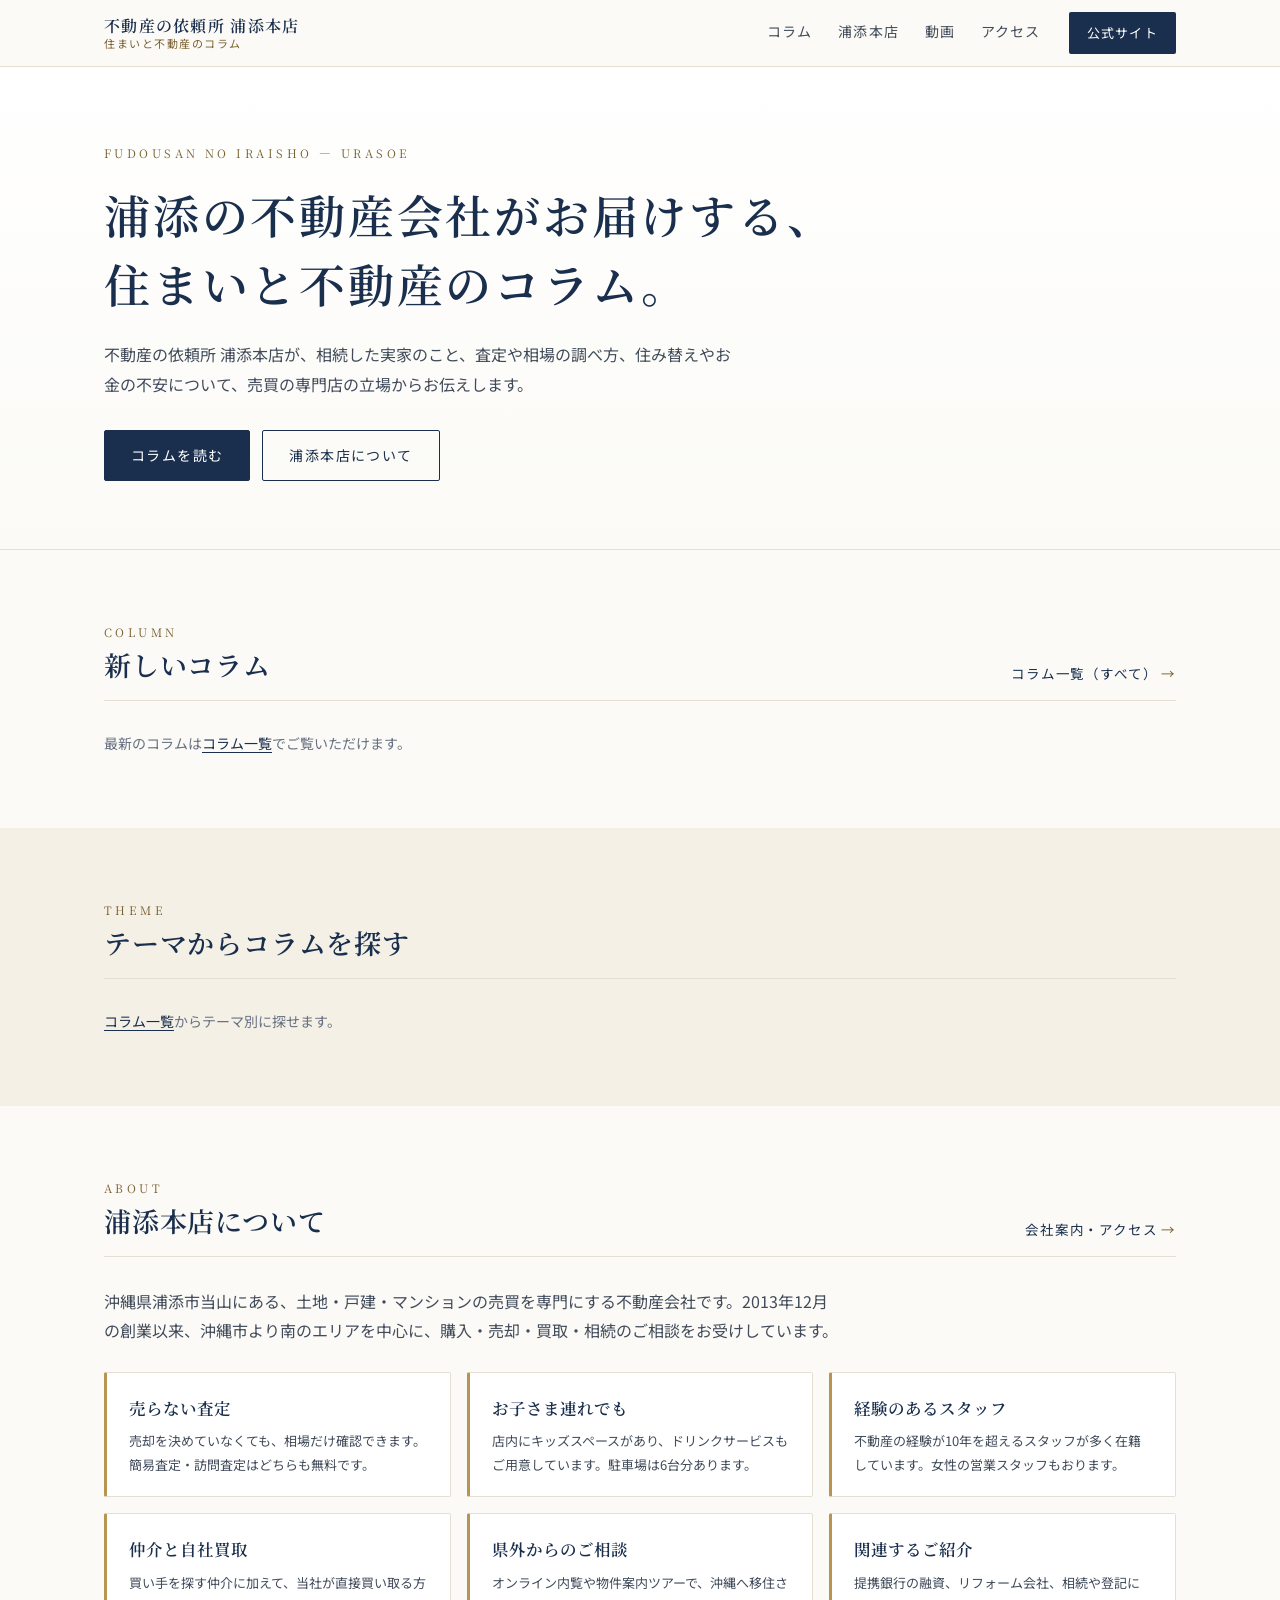
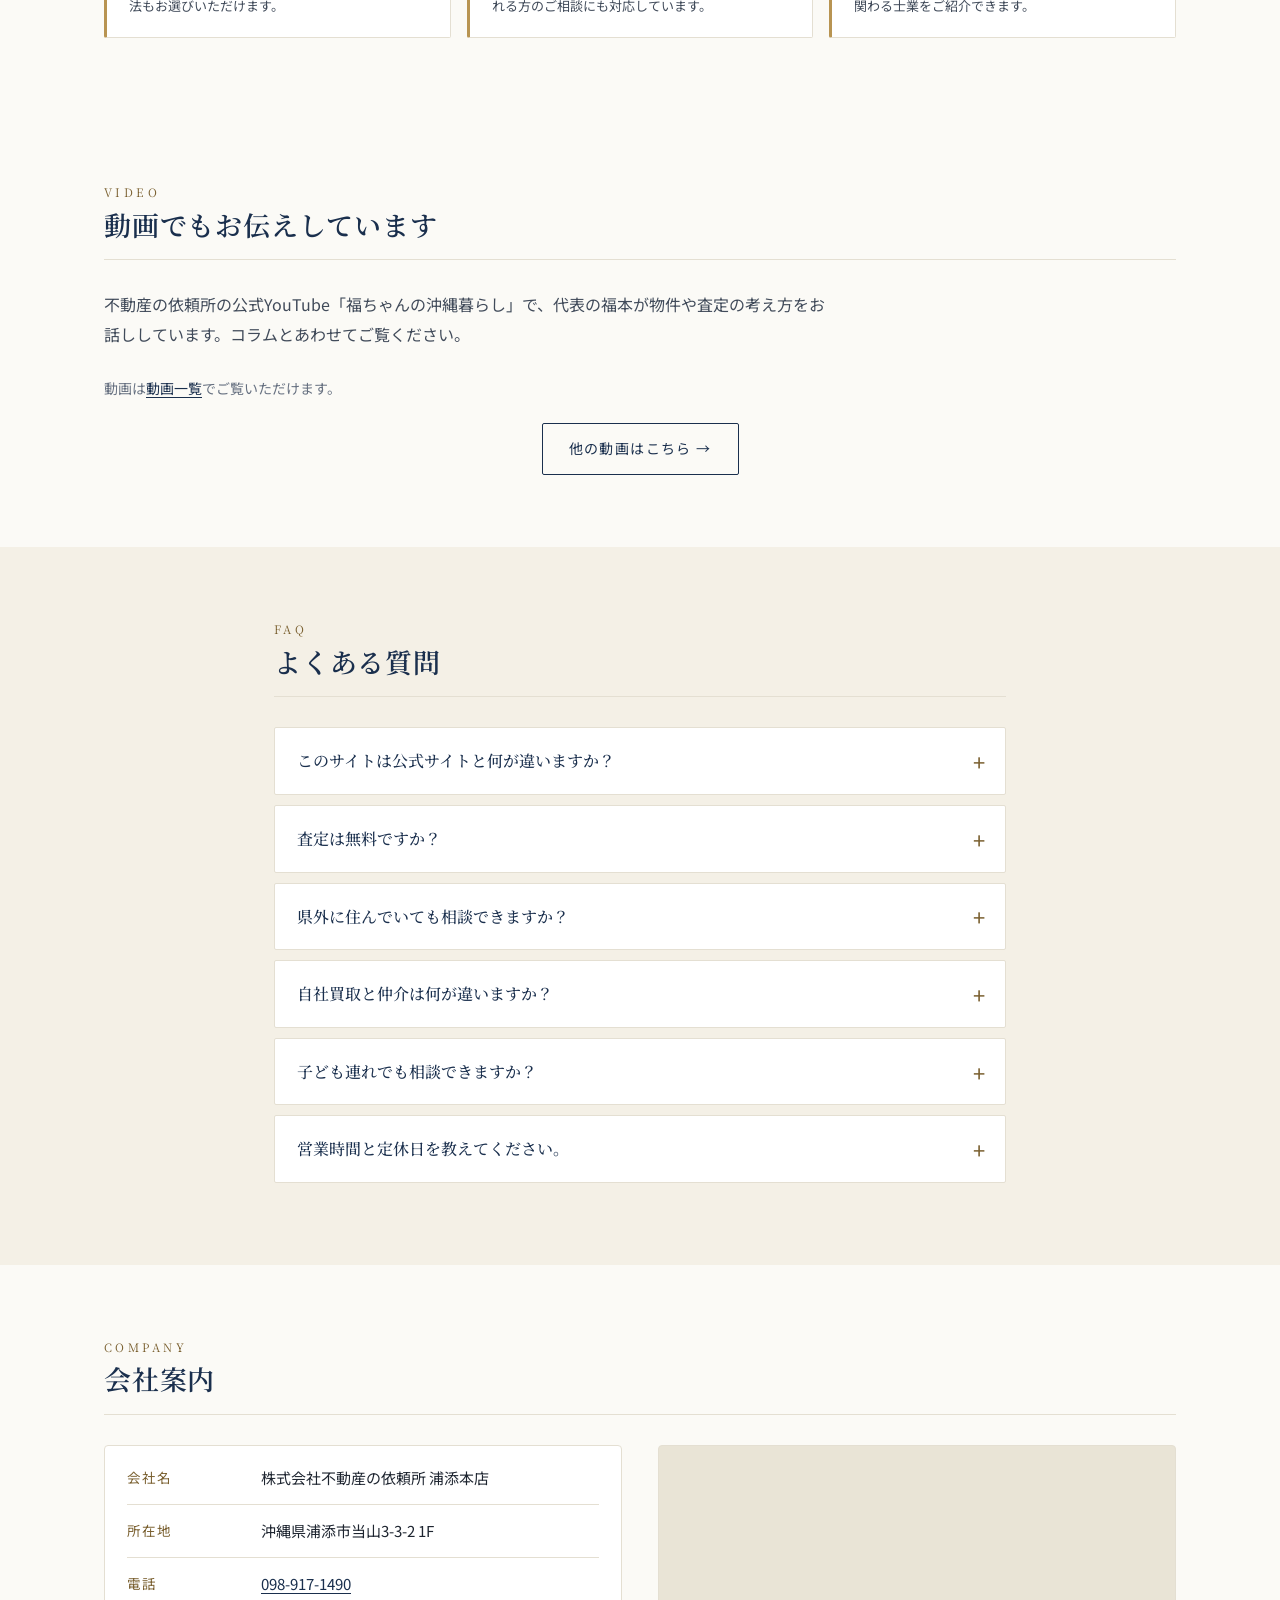
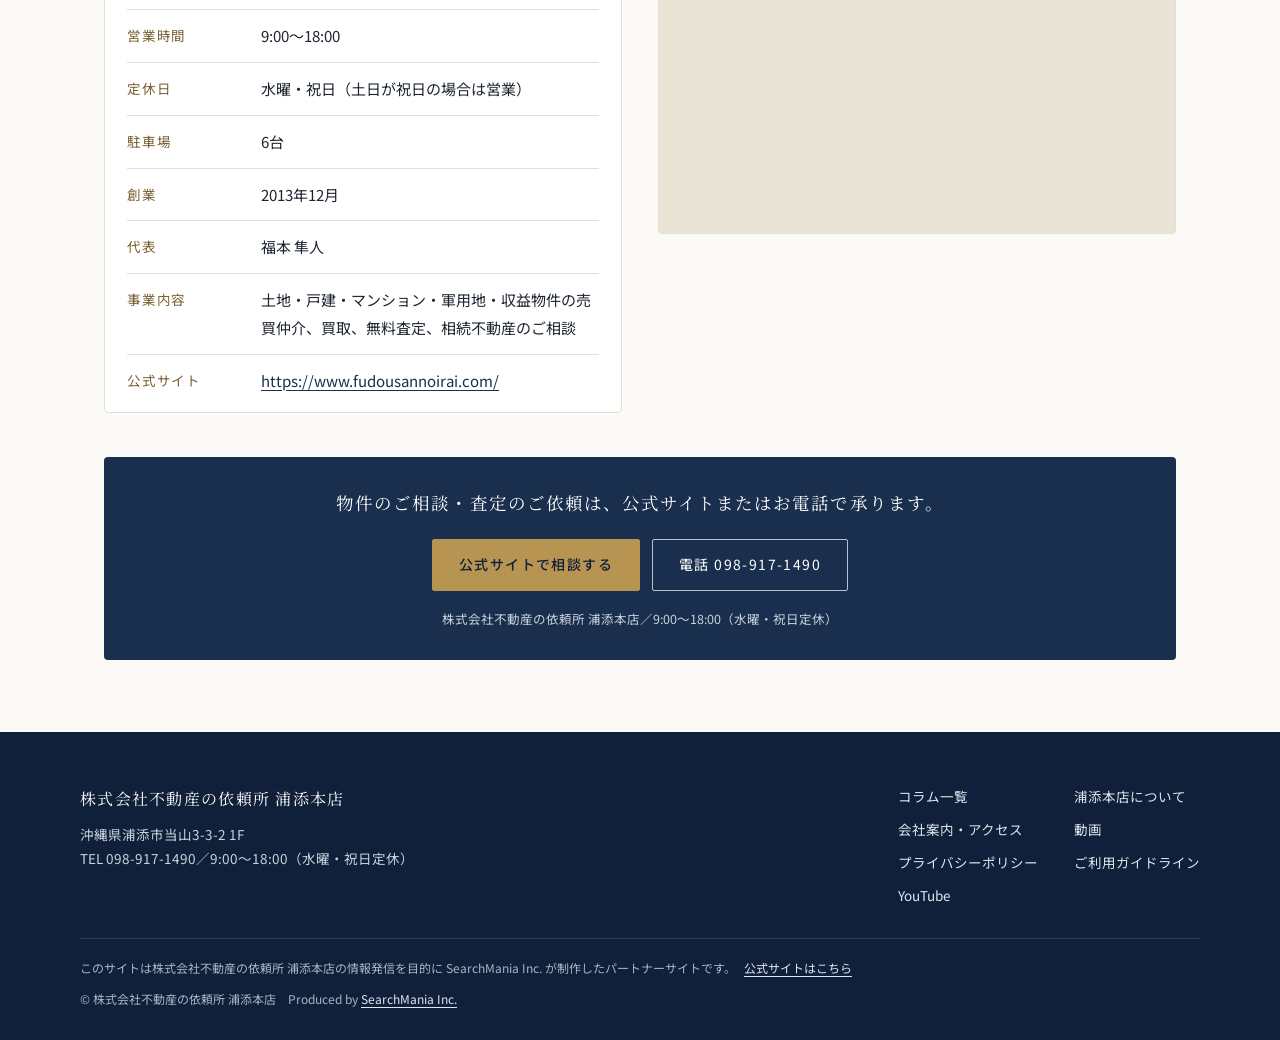
<file: index.html>
<!DOCTYPE html>
<html lang="ja">
<head>
<meta charset="UTF-8">
<meta http-equiv="content-language" content="ja">
<meta name="viewport" content="width=device-width,initial-scale=1">
<title>不動産の依頼所 浦添本店｜住まいと不動産のコラム</title>
<meta name="description" content="沖縄県浦添市の不動産会社「不動産の依頼所 浦添本店」のコラムサイト。相続した実家、査定と相場、住み替え、資金の不安など、土地・戸建・マンションの売買に関する情報をお届けします。">
<meta name="robots" content="index,follow,max-image-preview:large,max-video-preview:-1">
<meta name="theme-color" content="#1a2f4d">
<link rel="canonical" href="https://fudousan-irai-urasoe.search-mania.net/">
<link rel="icon" href="/favicon.ico" sizes="48x48">
<link rel="icon" type="image/svg+xml" href="/favicon.svg">
<link rel="apple-touch-icon" href="/apple-touch-icon.png">
<meta name="google-site-verification" content="LZg90oxtbqi0v6An7Fc0uO3ufbqcmW4_Qp9mCI2u6wk">

<meta property="og:type" content="website">
<meta property="og:site_name" content="不動産の依頼所 浦添本店｜住まいと不動産のコラム">
<meta property="og:title" content="不動産の依頼所 浦添本店｜住まいと不動産のコラム">
<meta property="og:description" content="浦添市の不動産会社「不動産の依頼所 浦添本店」が、相続・査定・住み替えなど住まいと不動産のコラムをお届けします。">
<meta property="og:url" content="https://fudousan-irai-urasoe.search-mania.net/">
<meta property="og:image" content="https://fudousan-irai-urasoe.search-mania.net/ogp.png?v=20261021">
<meta property="og:image:width" content="1200">
<meta property="og:image:height" content="630">
<meta property="og:locale" content="ja_JP">
<meta name="twitter:card" content="summary_large_image">

<link rel="preconnect" href="https://fonts.googleapis.com">
<link rel="preconnect" href="https://fonts.gstatic.com" crossorigin>
<link rel="preconnect" href="https://i.ytimg.com">
<link href="https://fonts.googleapis.com/css2?family=Noto+Serif+JP:wght@500;600&family=Noto+Sans+JP:wght@400;500&display=swap" rel="stylesheet">
<link rel="stylesheet" href="/site.css?v=20261018a">

<script type="application/ld+json">
{
  "@context": "https://schema.org",
  "@graph": [
    {
      "@type": ["RealEstateAgent", "Organization"],
      "@id": "https://fudousan-irai-urasoe.search-mania.net/#organization",
      "name": "株式会社不動産の依頼所 浦添本店",
      "url": "https://fudousan-irai-urasoe.search-mania.net/",
      "image": "https://fudousan-irai-urasoe.search-mania.net/ogp.png?v=20261021",
      "telephone": "+81-98-917-1490",
      "foundingDate": "2013-12-27",
      "priceRange": "¥¥",
      "areaServed": "沖縄県",
      "address": {
        "@type": "PostalAddress",
        "streetAddress": "当山3-3-2 1F",
        "addressLocality": "浦添市",
        "addressRegion": "沖縄県",
        "addressCountry": "JP"
      },
      "openingHoursSpecification": [{
        "@type": "OpeningHoursSpecification",
        "dayOfWeek": ["Monday", "Tuesday", "Thursday", "Friday", "Saturday", "Sunday"],
        "opens": "09:00",
        "closes": "18:00"
      }],
      "founder": { "@id": "https://fudousan-irai-urasoe.search-mania.net/#author" },
      "sameAs": [
        "https://www.fudousannoirai.com/",
        "https://www.youtube.com/channel/UCdkby1N348kVEZBVQAQ3aUA",
        "https://www.instagram.com/fudousannoiraisho/",
        "https://ja-jp.facebook.com/fudousannoirisyo/",
        "https://share.google/UePDLDZ4fTHq4b6UV",
        "https://suumo.jp/ikkodate/kaisha/__JJ_JJ051FD001_arz1090z2bsz1020z2kcz1164375001.html",
        "https://www.homes.co.jp/realtor/mid-3217164hdlY4TDWND5U/",
        "https://toushi.homes.co.jp/shop/detail/38154/",
        "https://www.athome.co.jp/ahks/fudousannoirai.html",
        "https://realestate.yahoo.co.jp/company/used/bc00017165/",
        "https://map.yahoo.co.jp/v3/place/hfslnC8nB62",
        "https://www.mapion.co.jp/phonebook/M21002/47208/24730228779/",
        "https://www.navitime.co.jp/poi?spot=01376-18080507030",
        "https://goohome.jp/fudousan/realtor/552/",
        "https://chukodate.chintaistyle.jp/result/detail-about-agent_305967.html"
      ]
    },
    {
      "@type": "WebSite",
      "@id": "https://fudousan-irai-urasoe.search-mania.net/#website",
      "url": "https://fudousan-irai-urasoe.search-mania.net/",
      "name": "不動産の依頼所 浦添本店｜住まいと不動産のコラム",
      "inLanguage": "ja",
      "publisher": { "@id": "https://fudousan-irai-urasoe.search-mania.net/#organization" }
    },
    {
      "@type": "Person",
      "@id": "https://fudousan-irai-urasoe.search-mania.net/#author",
      "name": "福本 隼人",
      "alternateName": "福ちゃん",
      "jobTitle": "代表",
      "worksFor": { "@id": "https://fudousan-irai-urasoe.search-mania.net/#organization" },
      "knowsAbout": ["沖縄の不動産売買", "不動産査定", "沖縄移住"],
      "sameAs": ["https://www.youtube.com/channel/UCdkby1N348kVEZBVQAQ3aUA"]
    },
    {
      "@type": "FAQPage",
      "@id": "https://fudousan-irai-urasoe.search-mania.net/#faq",
      "mainEntity": [
        { "@type": "Question", "name": "このサイトは公式サイトと何が違いますか？", "acceptedAnswer": { "@type": "Answer", "text": "このサイトは、株式会社不動産の依頼所 浦添本店の動画とコラムをまとめた情報発信用のパートナーサイトです。物件のお問い合わせや査定のご依頼は、公式サイト（fudousannoirai.com）またはお電話（098-917-1490）で承ります。" } },
        { "@type": "Question", "name": "査定は無料ですか？", "acceptedAnswer": { "@type": "Answer", "text": "簡易査定・訪問査定ともに無料です。売却を決めていない段階で、相場だけ知りたいというご相談（売らない査定）もお受けしています。" } },
        { "@type": "Question", "name": "県外に住んでいても相談できますか？", "acceptedAnswer": { "@type": "Answer", "text": "ご相談いただけます。オンライン内覧や物件案内ツアーをご用意しており、県外から沖縄へ移住される方のご相談にも対応しています。" } },
        { "@type": "Question", "name": "自社買取と仲介は何が違いますか？", "acceptedAnswer": { "@type": "Answer", "text": "自社買取は当社が直接買い取る方法で、仲介手数料がかからず、早く現金化できます。仲介は買い手を探して市場での売却を目指す方法です。ご事情に合わせてご提案します。" } },
        { "@type": "Question", "name": "子ども連れでも相談できますか？", "acceptedAnswer": { "@type": "Answer", "text": "店内にキッズスペースがあり、ドリンクサービスもご用意しています。お子さま連れでもご相談いただけます。" } },
        { "@type": "Question", "name": "営業時間と定休日を教えてください。", "acceptedAnswer": { "@type": "Answer", "text": "営業時間は9:00〜18:00、定休日は水曜・祝日です（土日が祝日の場合は営業）。駐車場は6台分あります。" } }
      ]
    }
  ]
}
</script>
</head>
<body class="home">

<header class="hdr"><div class="hdr__in">
<a class="brand" href="/"><span class="brand__ja">不動産の依頼所 浦添本店</span><span class="brand__sub">住まいと不動産のコラム</span></a>
<nav class="gnav" aria-label="メインメニュー"><a href="/blog/">コラム</a><a href="#store">浦添本店</a><a href="/video/">動画</a><a href="#company">アクセス</a></nav>
<a class="hdr__cta" href="https://www.fudousannoirai.com/" target="_blank" rel="noopener">公式サイト</a>
</div></header>

<main>

<section class="hero">
  <div class="hero__in">
    <p class="eyebrow">FUDOUSAN NO IRAISHO — URASOE</p>
    <h1>浦添の不動産会社が<wbr>お届けする、<wbr>住まいと不動産の<wbr>コラム。</h1>
    <p class="hero__lead">不動産の依頼所 浦添本店が、相続した実家のこと、査定や相場の調べ方、住み替えやお金の不安について、売買の専門店の立場からお伝えします。</p>
    <div class="btns">
      <a class="btn btn--navy" href="/blog/">コラムを読む</a>
      <a class="btn btn--line" href="#store">浦添本店について</a>
    </div>
  </div>
</section>

<section class="sec" id="posts">
  <div class="wrap">
    <header class="sec__head">
      <div>
        <p class="eyebrow">COLUMN</p>
        <h2 class="sec-title">新しいコラム</h2>
      </div>
      <a class="more" href="/blog/">コラム一覧（<span id="postCount">すべて</span>）</a>
    </header>
    <div id="featurePost"><p class="fallback">最新のコラムは<a href="/blog/">コラム一覧</a>でご覧いただけます。</p></div>
    <div class="grid grid--3 rail" id="latestPosts"></div>
  </div>
</section>

<section class="sec sec--tint" id="themes">
  <div class="wrap">
    <header class="sec__head">
      <div>
        <p class="eyebrow">THEME</p>
        <h2 class="sec-title">テーマからコラムを探す</h2>
      </div>
    </header>
    <div class="themes" id="postCats"><p class="fallback"><a href="/blog/">コラム一覧</a>からテーマ別に探せます。</p></div>
  </div>
</section>

<section class="sec" id="store">
  <div class="wrap">
    <header class="sec__head">
      <div>
        <p class="eyebrow">ABOUT</p>
        <h2 class="sec-title">浦添本店について</h2>
      </div>
      <a class="more" href="#company">会社案内・アクセス</a>
    </header>
    <p class="store-lead">沖縄県浦添市当山にある、土地・戸建・マンションの売買を専門にする不動産会社です。2013年12月の創業以来、沖縄市より南のエリアを中心に、購入・売却・買取・相続のご相談をお受けしています。</p>
    <div class="themes">
      <div class="theme"><strong>売らない査定</strong><span>売却を決めていなくても、相場だけ確認できます。簡易査定・訪問査定はどちらも無料です。</span></div>
      <div class="theme"><strong>お子さま連れでも</strong><span>店内にキッズスペースがあり、ドリンクサービスもご用意しています。駐車場は6台分あります。</span></div>
      <div class="theme"><strong>経験のあるスタッフ</strong><span>不動産の経験が10年を超えるスタッフが多く在籍しています。女性の営業スタッフもおります。</span></div>
      <div class="theme"><strong>仲介と自社買取</strong><span>買い手を探す仲介に加えて、当社が直接買い取る方法もお選びいただけます。</span></div>
      <div class="theme"><strong>県外からのご相談</strong><span>オンライン内覧や物件案内ツアーで、沖縄へ移住される方のご相談にも対応しています。</span></div>
      <div class="theme"><strong>関連するご紹介</strong><span>提携銀行の融資、リフォーム会社、相続や登記に関わる士業をご紹介できます。</span></div>
    </div>
  </div>
</section>

<section class="sec sec--tint" id="reviews" hidden>
  <div class="wrap">
    <header class="sec__head">
      <div>
        <p class="eyebrow">REVIEWS</p>
        <h2 class="sec-title">お客さまの声</h2>
      </div>
      <a class="more" id="reviewsMore" href="https://share.google/UePDLDZ4fTHq4b6UV" target="_blank" rel="noopener">Googleのクチコミを見る</a>
    </header>
    <div class="grid grid--3 rail" id="reviewList"></div>
  </div>
</section>

<section class="sec" id="videos">
  <div class="wrap">
    <header class="sec__head">
      <div>
        <p class="eyebrow">VIDEO</p>
        <h2 class="sec-title">動画でもお伝えしています</h2>
      </div>
    </header>
    <p class="store-lead">不動産の依頼所の公式YouTube「福ちゃんの沖縄暮らし」で、代表の福本が物件や査定の考え方をお話ししています。コラムとあわせてご覧ください。</p>
    <div id="latestVideo"><p class="fallback">動画は<a href="/video/">動画一覧</a>でご覧いただけます。</p></div>
    <p class="video-more"><a class="btn btn--line" href="/video/">他の動画はこちら →</a></p>
  </div>
</section>

<section class="sec sec--tint" id="faq">
  <div class="wrap wrap--narrow">
    <header class="sec__head">
      <div>
        <p class="eyebrow">FAQ</p>
        <h2 class="sec-title">よくある質問</h2>
      </div>
    </header>
    <div class="faq">
      <details><summary>このサイトは公式サイトと何が違いますか？</summary><p>このサイトは、株式会社不動産の依頼所 浦添本店の動画とコラムをまとめた情報発信用のパートナーサイトです。物件のお問い合わせや査定のご依頼は、<a href="https://www.fudousannoirai.com/" target="_blank" rel="noopener">公式サイト</a>またはお電話（<a href="tel:0989171490">098-917-1490</a>）で承ります。</p></details>
      <details><summary>査定は無料ですか？</summary><p>簡易査定・訪問査定ともに無料です。売却を決めていない段階で、相場だけ知りたいというご相談（売らない査定）もお受けしています。</p></details>
      <details><summary>県外に住んでいても相談できますか？</summary><p>ご相談いただけます。オンライン内覧や物件案内ツアーをご用意しており、県外から沖縄へ移住される方のご相談にも対応しています。</p></details>
      <details><summary>自社買取と仲介は何が違いますか？</summary><p>自社買取は当社が直接買い取る方法で、仲介手数料がかからず、早く現金化できます。仲介は買い手を探して市場での売却を目指す方法です。ご事情に合わせてご提案します。</p></details>
      <details><summary>子ども連れでも相談できますか？</summary><p>店内にキッズスペースがあり、ドリンクサービスもご用意しています。お子さま連れでもご相談いただけます。</p></details>
      <details><summary>営業時間と定休日を教えてください。</summary><p>営業時間は9:00〜18:00、定休日は水曜・祝日です（土日が祝日の場合は営業）。駐車場は6台分あります。</p></details>
    </div>
  </div>
</section>

<section class="sec" id="company">
  <div class="wrap">
    <header class="sec__head">
      <div>
        <p class="eyebrow">COMPANY</p>
        <h2 class="sec-title">会社案内</h2>
      </div>
    </header>
    <div class="company">
      <dl class="spec">
        <div><dt>会社名</dt><dd>株式会社不動産の依頼所 浦添本店</dd></div>
        <div><dt>所在地</dt><dd>沖縄県浦添市当山3-3-2 1F</dd></div>
        <div><dt>電話</dt><dd><a href="tel:0989171490">098-917-1490</a></dd></div>
        <div><dt>営業時間</dt><dd>9:00〜18:00</dd></div>
        <div><dt>定休日</dt><dd>水曜・祝日（土日が祝日の場合は営業）</dd></div>
        <div><dt>駐車場</dt><dd>6台</dd></div>
        <div><dt>創業</dt><dd>2013年12月</dd></div>
        <div><dt>代表</dt><dd>福本 隼人</dd></div>
        <div><dt>事業内容</dt><dd>土地・戸建・マンション・軍用地・収益物件の売買仲介、買取、無料査定、相続不動産のご相談</dd></div>
        <div><dt>公式サイト</dt><dd><a href="https://www.fudousannoirai.com/" target="_blank" rel="noopener">https://www.fudousannoirai.com/</a></dd></div>
      </dl>
      <div class="map">
        <iframe src="https://www.google.com/maps/embed?pb=!1m18!1m12!1m3!1d3578.498470799037!2d127.73725280000001!3d26.2454808!2m3!1f0!2f0!3f0!3m2!1i1024!2i768!4f13.1!3m3!1m2!1s0x34e56d5dd9b7eee9%3A0xfcc2160aa51d7777!2z5qCq5byP5Lya56S-5LiN5YuV55Sj44Gu5L6d6aC85omAIOa1pua3u-acrOW6lw!5e0!3m2!1sja!2sjp!4v1785037077286!5m2!1sja!2sjp" loading="lazy" allowfullscreen referrerpolicy="strict-origin-when-cross-origin" title="株式会社不動産の依頼所 浦添本店の地図"></iframe>
      </div>
    </div>
    <aside class="cta-box">
      <p class="cta-box__lead">物件のご相談・査定のご依頼は、<wbr>公式サイトまたはお電話で承ります。</p>
      <div class="btns"><a class="btn btn--navy" href="https://www.fudousannoirai.com/" target="_blank" rel="noopener">公式サイトで相談する</a><a class="btn btn--line" href="tel:0989171490">電話 098-917-1490</a></div>
      <p class="cta-box__note">株式会社不動産の依頼所 浦添本店／9:00〜18:00（水曜・祝日定休）</p>
    </aside>
  </div>
</section>

</main>

<footer class="ftr"><div class="ftr__in">
<div class="ftr__brand"><p class="ftr__name">株式会社不動産の依頼所 浦添本店</p><p>沖縄県浦添市当山3-3-2 1F<br>TEL 098-917-1490／9:00〜18:00（水曜・祝日定休）</p></div>
<nav class="ftr__nav" aria-label="フッターメニュー"><a href="/blog/">コラム一覧</a><a href="#store">浦添本店について</a><a href="#company">会社案内・アクセス</a><a href="/video/">動画</a><a href="/privacy-policy.html">プライバシーポリシー</a><a href="/terms.html">ご利用ガイドライン</a><a href="https://www.youtube.com/channel/UCdkby1N348kVEZBVQAQ3aUA" target="_blank" rel="noopener">YouTube</a></nav>
</div>
<p class="ftr__partner">このサイトは株式会社不動産の依頼所 浦添本店の情報発信を目的に SearchMania Inc. が制作したパートナーサイトです。<a href="https://www.fudousannoirai.com/" target="_blank" rel="noopener">公式サイトはこちら</a></p>
<p class="ftr__copy">© 株式会社不動産の依頼所 浦添本店　Produced by <a href="https://search-mania.net/" target="_blank" rel="noopener">SearchMania Inc.</a></p>
</footer>

</body>
</html>
</file>
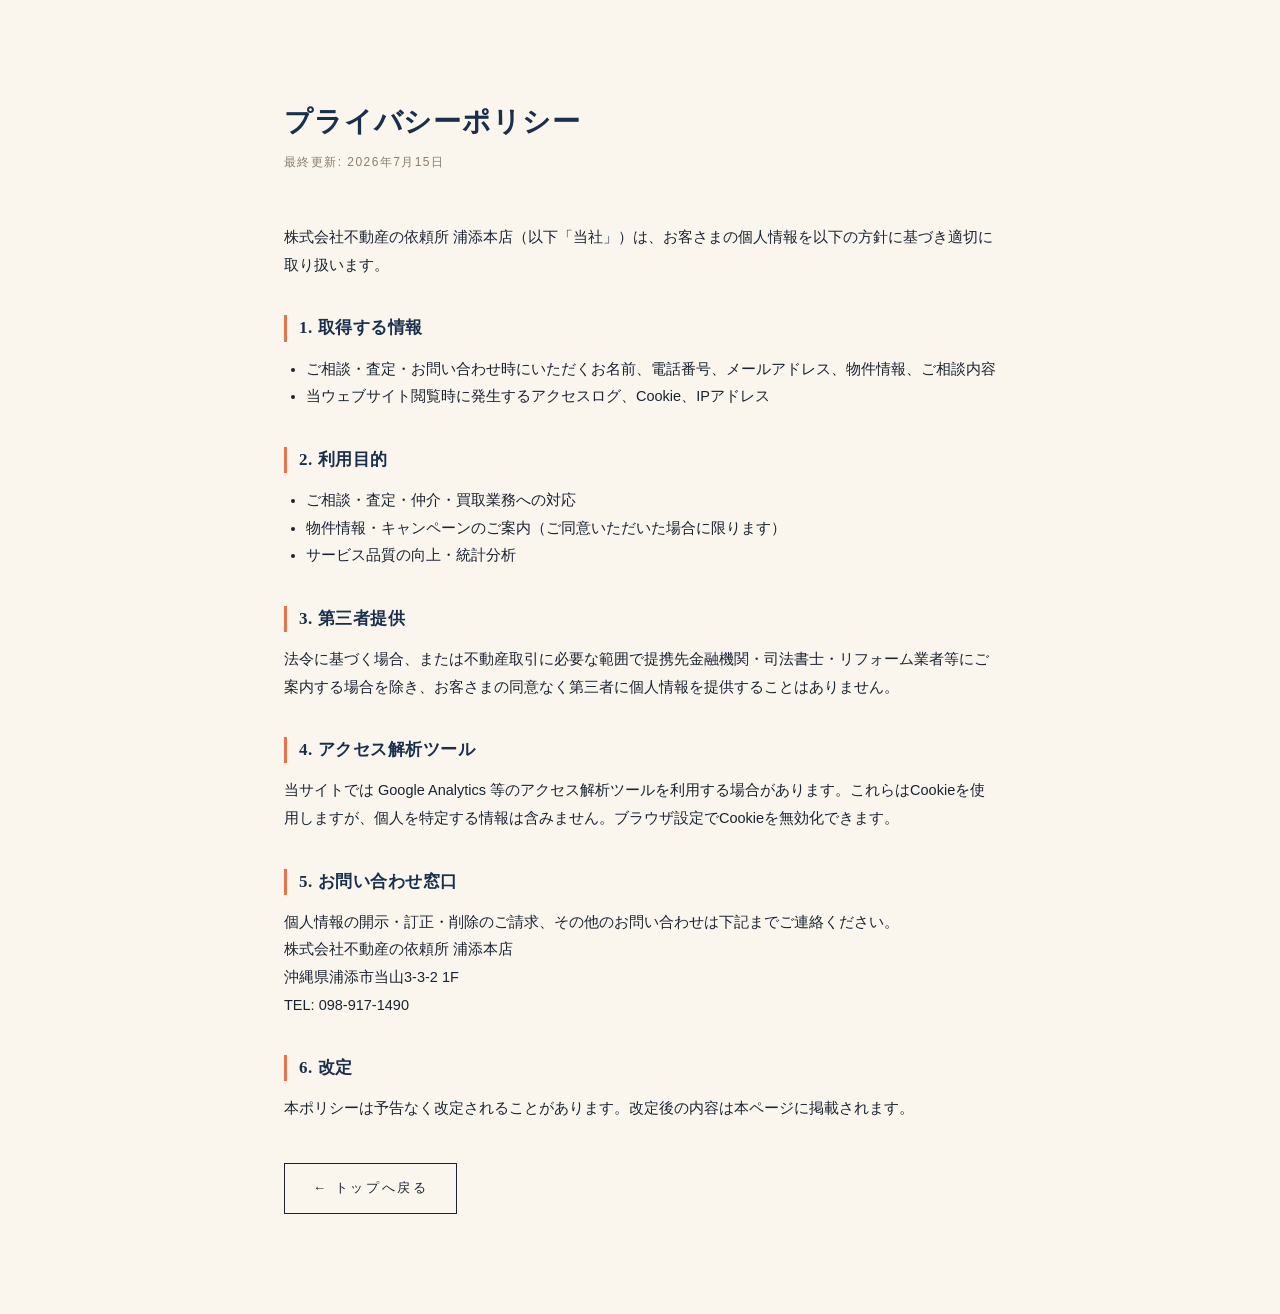
<file: privacy-policy.html>
<!DOCTYPE html>
<html lang="ja">
<head>
<meta charset="UTF-8">
<meta name="viewport" content="width=device-width,initial-scale=1">
<link rel="icon" href="/favicon.ico" sizes="48x48">
<link rel="icon" type="image/svg+xml" href="/favicon.svg">
<link rel="apple-touch-icon" href="/apple-touch-icon.png">
<title>プライバシーポリシー | 株式会社不動産の依頼所 浦添本店</title>
<meta name="description" content="株式会社不動産の依頼所 浦添本店 のプライバシーポリシー。">
<meta name="robots" content="noindex">
<link rel="stylesheet" href="/site.css?v=20261018a">
<style>
  body { background: #faf6ee; color: #1a2332; font-family: 'Noto Sans JP', sans-serif; line-height: 1.9; }
  .legal-wrap { max-width: 760px; margin: 0 auto; padding: 100px 24px 100px; }
  .legal-wrap h1 { font-size: 28px; margin-bottom: 8px; font-family: 'Libre Baskerville', serif; }
  .legal-wrap .updated { font-size: 12px; color: #8b7d6b; letter-spacing: .12em; margin-bottom: 50px; }
  .legal-wrap h2 { font-size: 17px; margin: 36px 0 14px; padding-left: 12px; border-left: 3px solid #e8734a; }
  .legal-wrap p, .legal-wrap li { font-size: 14.5px; }
  .legal-wrap ul { padding-left: 22px; }
  .back-link { display: inline-block; margin-top: 40px; padding: 12px 28px; border: 1px solid currentColor; text-decoration: none; color: inherit; font-size: 13px; letter-spacing: .2em; }
</style>
</head>
<body>
  <div class="legal-wrap">
    <h1>プライバシーポリシー</h1>
    <p class="updated">最終更新: 2026年7月15日</p>

    <p>株式会社不動産の依頼所 浦添本店（以下「当社」）は、お客さまの個人情報を以下の方針に基づき適切に取り扱います。</p>

    <h2>1. 取得する情報</h2>
    <ul>
      <li>ご相談・査定・お問い合わせ時にいただくお名前、電話番号、メールアドレス、物件情報、ご相談内容</li>
      <li>当ウェブサイト閲覧時に発生するアクセスログ、Cookie、IPアドレス</li>
    </ul>

    <h2>2. 利用目的</h2>
    <ul>
      <li>ご相談・査定・仲介・買取業務への対応</li>
      <li>物件情報・キャンペーンのご案内（ご同意いただいた場合に限ります）</li>
      <li>サービス品質の向上・統計分析</li>
    </ul>

    <h2>3. 第三者提供</h2>
    <p>法令に基づく場合、または不動産取引に必要な範囲で提携先金融機関・司法書士・リフォーム業者等にご案内する場合を除き、お客さまの同意なく第三者に個人情報を提供することはありません。</p>

    <h2>4. アクセス解析ツール</h2>
    <p>当サイトでは Google Analytics 等のアクセス解析ツールを利用する場合があります。これらはCookieを使用しますが、個人を特定する情報は含みません。ブラウザ設定でCookieを無効化できます。</p>

    <h2>5. お問い合わせ窓口</h2>
    <p>個人情報の開示・訂正・削除のご請求、その他のお問い合わせは下記までご連絡ください。</p>
    <p>
      株式会社不動産の依頼所 浦添本店<br>
      沖縄県浦添市当山3-3-2 1F<br>
      TEL: 098-917-1490
    </p>

    <h2>6. 改定</h2>
    <p>本ポリシーは予告なく改定されることがあります。改定後の内容は本ページに掲載されます。</p>

    <a href="/" class="back-link">← トップへ戻る</a>
  </div>
</body>
</html>
</file>
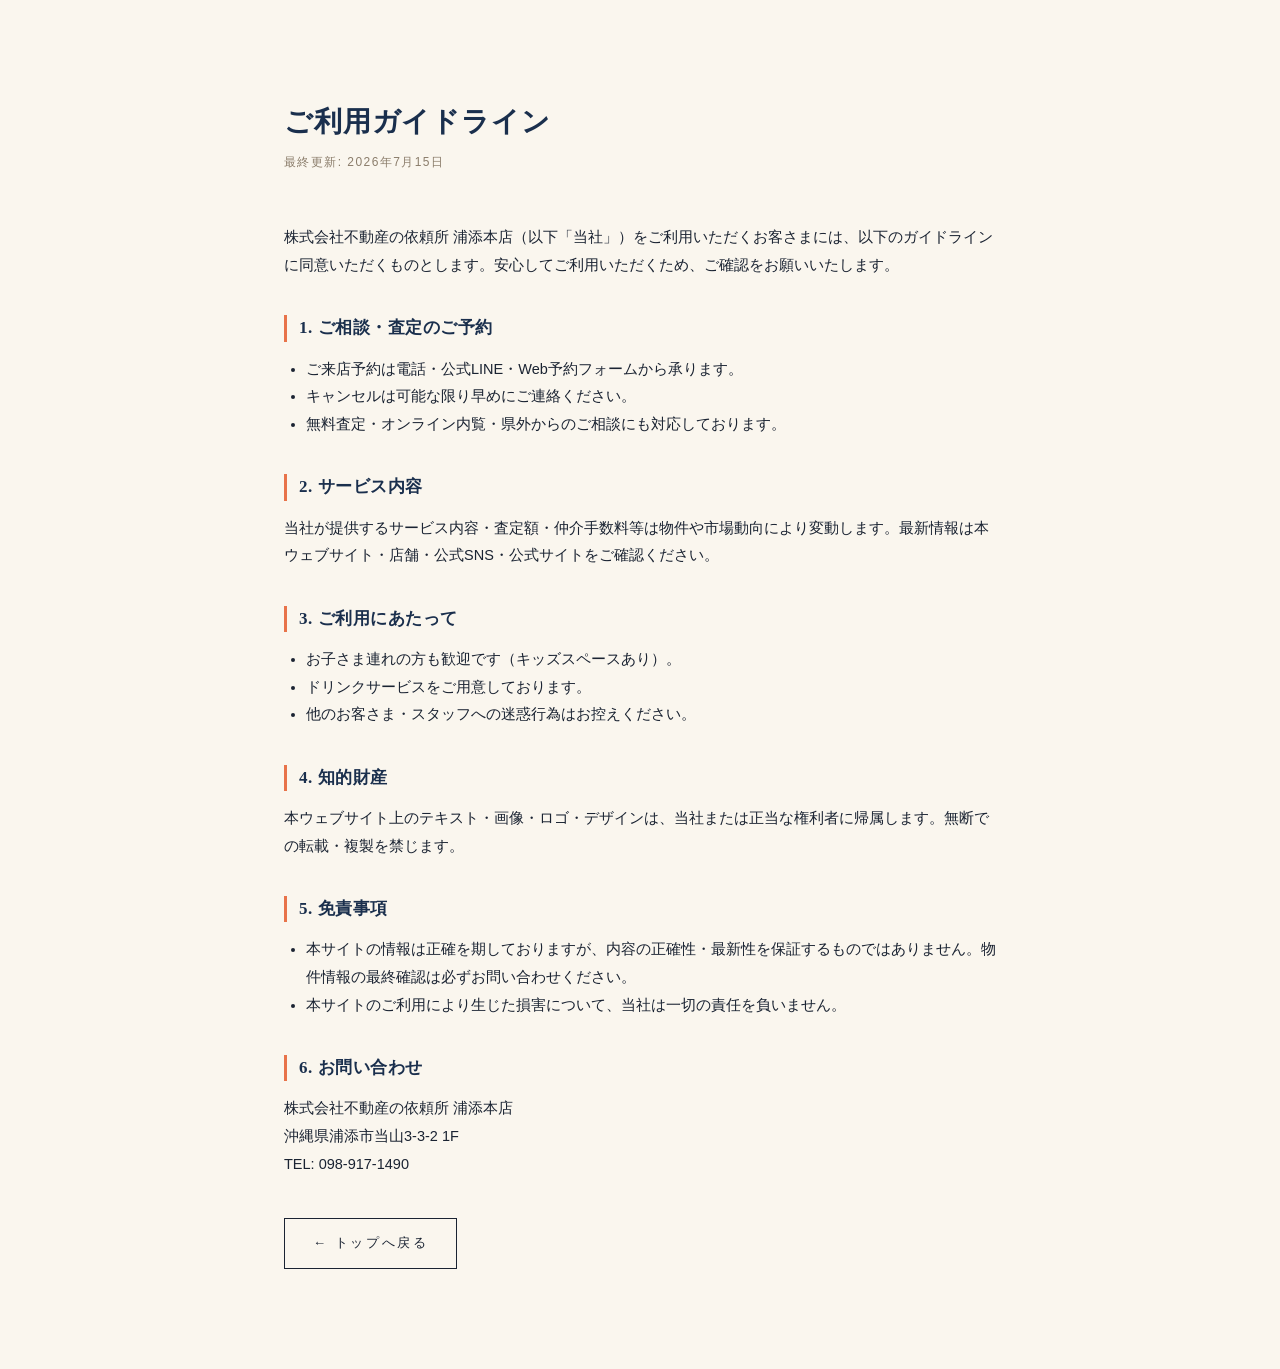
<file: terms.html>
<!DOCTYPE html>
<html lang="ja">
<head>
<meta charset="UTF-8">
<meta name="viewport" content="width=device-width,initial-scale=1">
<link rel="icon" href="/favicon.ico" sizes="48x48">
<link rel="icon" type="image/svg+xml" href="/favicon.svg">
<link rel="apple-touch-icon" href="/apple-touch-icon.png">
<title>ご利用ガイドライン | 株式会社不動産の依頼所 浦添本店</title>
<meta name="description" content="株式会社不動産の依頼所 浦添本店 のご利用にあたってのガイドライン。">
<meta name="robots" content="noindex">
<link rel="stylesheet" href="/site.css?v=20261018a">
<style>
  body { background: #faf6ee; color: #1a2332; font-family: 'Noto Sans JP', sans-serif; line-height: 1.9; }
  .legal-wrap { max-width: 760px; margin: 0 auto; padding: 100px 24px 100px; }
  .legal-wrap h1 { font-size: 28px; margin-bottom: 8px; font-family: 'Libre Baskerville', serif; }
  .legal-wrap .updated { font-size: 12px; color: #8b7d6b; letter-spacing: .12em; margin-bottom: 50px; }
  .legal-wrap h2 { font-size: 17px; margin: 36px 0 14px; padding-left: 12px; border-left: 3px solid #e8734a; }
  .legal-wrap p, .legal-wrap li { font-size: 14.5px; }
  .legal-wrap ul { padding-left: 22px; }
  .back-link { display: inline-block; margin-top: 40px; padding: 12px 28px; border: 1px solid currentColor; text-decoration: none; color: inherit; font-size: 13px; letter-spacing: .2em; }
</style>
</head>
<body>
  <div class="legal-wrap">
    <h1>ご利用ガイドライン</h1>
    <p class="updated">最終更新: 2026年7月15日</p>

    <p>株式会社不動産の依頼所 浦添本店（以下「当社」）をご利用いただくお客さまには、以下のガイドラインに同意いただくものとします。安心してご利用いただくため、ご確認をお願いいたします。</p>

    <h2>1. ご相談・査定のご予約</h2>
    <ul>
      <li>ご来店予約は電話・公式LINE・Web予約フォームから承ります。</li>
      <li>キャンセルは可能な限り早めにご連絡ください。</li>
      <li>無料査定・オンライン内覧・県外からのご相談にも対応しております。</li>
    </ul>

    <h2>2. サービス内容</h2>
    <p>当社が提供するサービス内容・査定額・仲介手数料等は物件や市場動向により変動します。最新情報は本ウェブサイト・店舗・公式SNS・公式サイトをご確認ください。</p>

    <h2>3. ご利用にあたって</h2>
    <ul>
      <li>お子さま連れの方も歓迎です（キッズスペースあり）。</li>
      <li>ドリンクサービスをご用意しております。</li>
      <li>他のお客さま・スタッフへの迷惑行為はお控えください。</li>
    </ul>

    <h2>4. 知的財産</h2>
    <p>本ウェブサイト上のテキスト・画像・ロゴ・デザインは、当社または正当な権利者に帰属します。無断での転載・複製を禁じます。</p>

    <h2>5. 免責事項</h2>
    <ul>
      <li>本サイトの情報は正確を期しておりますが、内容の正確性・最新性を保証するものではありません。物件情報の最終確認は必ずお問い合わせください。</li>
      <li>本サイトのご利用により生じた損害について、当社は一切の責任を負いません。</li>
    </ul>

    <h2>6. お問い合わせ</h2>
    <p>
      株式会社不動産の依頼所 浦添本店<br>
      沖縄県浦添市当山3-3-2 1F<br>
      TEL: 098-917-1490
    </p>

    <a href="/" class="back-link">← トップへ戻る</a>
  </div>
</body>
</html>
</file>
<file: site.css>
/* 不動産の依頼所 浦添本店 — 動画とコラムのサイト（全ページ共通）
   クリーム × ネイビー × ゴールド。読みもの中心なので装飾は細い罫線だけにする */

:root {
  --bg: #fbfaf6;
  --tint: #f4f0e6;
  --paper: #fff;
  --navy: #1a2f4d;
  --navy-dark: #10203a;
  --gold: #b89452;
  --gold-text: #7a6030;      /* 白・クリームの上で文字に使えるコントラストのゴールド */
  --ink: #1e2530;
  --ink-soft: #414b5a;
  --muted: #667080;
  --line: #e4dfd2;
  --serif: 'Noto Serif JP', 'Yu Mincho', 'Hiragino Mincho ProN', serif;
  --sans: 'Noto Sans JP', 'Hiragino Sans', 'Yu Gothic', sans-serif;
  --shadow: 0 6px 24px rgba(26, 47, 77, .08);
  --shadow-up: 0 14px 36px rgba(26, 47, 77, .14);
  --w: 1120px;
  --w-narrow: 780px;
}

*, *::before, *::after { box-sizing: border-box; margin: 0; padding: 0; }
html { scroll-behavior: smooth; scroll-padding-top: 84px; -webkit-text-size-adjust: 100%; }
body {
  background: var(--bg); color: var(--ink);
  font-family: var(--sans); font-size: 16px; line-height: 1.85;
  -webkit-font-smoothing: antialiased; overflow-wrap: anywhere;
}
img { max-width: 100%; height: auto; display: block; }
a { color: var(--navy); text-underline-offset: 3px; }
a:hover { color: var(--gold-text); }
:focus-visible { outline: 2px solid var(--navy); outline-offset: 3px; border-radius: 2px; }
h1, h2, h3 { font-family: var(--serif); font-weight: 600; line-height: 1.55; letter-spacing: .03em; color: var(--navy); word-break: auto-phrase; text-wrap: balance; }
[hidden] { display: none !important; }

.wrap { max-width: var(--w); margin: 0 auto; padding: 0 24px; }
.wrap--narrow { max-width: var(--w-narrow); }
main.wrap { padding-top: 8px; padding-bottom: 88px; }

/* ---------- ヘッダー ---------- */
.hdr { position: sticky; top: 0; z-index: 50; background: rgba(251, 250, 246, .94); backdrop-filter: blur(10px); border-bottom: 1px solid var(--line); }
.hdr__in { max-width: var(--w); margin: 0 auto; padding: 12px 24px; display: flex; align-items: center; gap: 28px; }
.brand { display: flex; flex-direction: column; text-decoration: none; line-height: 1.35; margin-right: auto; }
.brand__ja { font-family: var(--serif); font-weight: 600; font-size: 16px; letter-spacing: .08em; color: var(--navy); }
.brand__sub { font-size: 11px; letter-spacing: .14em; color: var(--gold-text); }
.gnav { display: flex; gap: 26px; }
.gnav a { font-size: 14px; letter-spacing: .08em; text-decoration: none; color: var(--ink-soft); padding: 6px 0; border-bottom: 2px solid transparent; }
.gnav a:hover, .gnav a[aria-current] { color: var(--navy); border-bottom-color: var(--gold); }
.hdr__cta { flex: none; padding: 9px 18px; background: var(--navy); color: #fff; font-size: 13px; letter-spacing: .1em; text-decoration: none; border-radius: 2px; }
.hdr__cta:hover { background: var(--navy-dark); color: #fff; }

/* ---------- 共通パーツ ---------- */
.eyebrow { font-family: var(--serif); font-size: 11.5px; letter-spacing: .3em; color: var(--gold-text); }
.sec { padding: 72px 0; }
.sec--tint { background: var(--tint); }
.sec__head { display: flex; align-items: flex-end; justify-content: space-between; gap: 16px; margin-bottom: 30px; padding-bottom: 14px; border-bottom: 1px solid var(--line); }
.sec-title { font-size: clamp(21px, 2.6vw, 27px); }
.more { flex: none; font-size: 13.5px; letter-spacing: .06em; text-decoration: none; color: var(--navy); white-space: nowrap; }
.more::after { content: ' →'; color: var(--gold-text); }
.fallback { color: var(--muted); font-size: 14px; }

.btns { display: flex; flex-wrap: wrap; gap: 12px; }
.btn { display: inline-flex; align-items: center; justify-content: center; min-height: 48px; padding: 12px 26px; font-size: 14px; letter-spacing: .1em; text-decoration: none; border-radius: 2px; border: 1.5px solid var(--navy); transition: background .25s, color .25s, border-color .25s; }
.btn--navy { background: var(--navy); color: #fff; }
.btn--navy:hover { background: var(--navy-dark); border-color: var(--navy-dark); color: #fff; }
.btn--line { background: transparent; color: var(--navy); }
.btn--line:hover { background: var(--navy); color: #fff; }

.meta { display: flex; flex-wrap: wrap; align-items: center; gap: 6px 12px; font-size: 12.5px; color: var(--muted); letter-spacing: .04em; }
.tag { display: inline-block; padding: 2px 10px; background: #efe6d0; color: #5c4a22; font-size: 11.5px; letter-spacing: .06em; border-radius: 2px; text-decoration: none; }
a.tag:hover { background: var(--navy); color: #fff; }
.tag--plain { background: transparent; border: 1px solid var(--line); color: var(--ink-soft); }

.play { position: absolute; left: 50%; top: 50%; width: 46px; height: 46px; margin: -23px 0 0 -23px; border-radius: 50%; background: rgba(16, 32, 58, .82); transition: transform .25s, background .25s; }
.play::after { content: ''; position: absolute; left: 19px; top: 14px; border: 9px solid transparent; border-left: 14px solid #fff; border-right: 0; }
.play--lg { width: 72px; height: 72px; margin: -36px 0 0 -36px; }
.play--lg::after { left: 29px; top: 22px; border-width: 14px; border-left-width: 22px; }
a:hover .play { background: var(--gold-text); transform: scale(1.06); }

/* ---------- カード ---------- */
.grid { display: grid; gap: 26px; }
.grid--3 { grid-template-columns: repeat(3, 1fr); }
.vcard, .pcard { display: flex; flex-direction: column; background: var(--paper); border: 1px solid var(--line); border-radius: 4px; overflow: hidden; text-decoration: none; color: inherit; box-shadow: var(--shadow); transition: transform .3s, box-shadow .3s; }
.vcard:hover, .pcard:hover { transform: translateY(-3px); box-shadow: var(--shadow-up); color: inherit; }
.vcard__thumb, .pcard__img { position: relative; display: block; background: #e9e4d6; overflow: hidden; }
.vcard__thumb { aspect-ratio: 16 / 9; }
.pcard__img { aspect-ratio: 16 / 10; }
.vcard__thumb img, .pcard__img img { width: 100%; height: 100%; object-fit: cover; }
.badge { position: absolute; left: 8px; top: 8px; padding: 1px 8px; background: var(--navy); color: #fff; font-size: 11px; letter-spacing: .06em; border-radius: 2px; }
.vcard__body, .pcard__body { display: flex; flex-direction: column; gap: 10px; padding: 16px 18px 20px; }
.vcard__title, .pcard__title { font-size: 15.5px; line-height: 1.65; font-weight: 500; color: var(--ink); display: -webkit-box; -webkit-line-clamp: 3; line-clamp: 3; -webkit-box-orient: vertical; overflow: hidden; }
.vcard:hover .vcard__title, .pcard:hover .pcard__title { color: var(--navy); }

/* ---------- トップ ---------- */
.hero { border-bottom: 1px solid var(--line); background: linear-gradient(180deg, #fff 0%, var(--bg) 100%); }
.hero__in { max-width: var(--w); margin: 0 auto; padding: 76px 24px 68px; }
.hero h1 { font-size: clamp(28px, 4.6vw, 46px); line-height: 1.5; letter-spacing: .06em; margin: 16px 0 22px; word-break: keep-all; text-wrap: wrap; }
.hero__lead { max-width: 40em; color: var(--ink-soft); margin-bottom: 30px; }

.feature { display: grid; grid-template-columns: 1.15fr 1fr; background: var(--paper); border: 1px solid var(--line); border-radius: 4px; overflow: hidden; text-decoration: none; color: inherit; box-shadow: var(--shadow); margin-bottom: 30px; transition: box-shadow .3s; }
.feature:hover { box-shadow: var(--shadow-up); color: inherit; }
.feature__thumb { position: relative; display: block; aspect-ratio: 16 / 9; background: #e9e4d6; overflow: hidden; }
.feature__thumb img { width: 100%; height: 100%; object-fit: cover; }
.feature__body { display: flex; flex-direction: column; justify-content: center; gap: 14px; padding: 28px 32px; }
.feature__title { font-size: clamp(18px, 2.1vw, 23px); line-height: 1.6; }
.feature__desc { font-size: 14px; color: var(--ink-soft); line-height: 1.9; display: -webkit-box; -webkit-line-clamp: 3; line-clamp: 3; -webkit-box-orient: vertical; overflow: hidden; }

.themes { display: grid; grid-template-columns: repeat(3, 1fr); gap: 16px; }
.theme { display: grid; grid-template-columns: 1fr auto; gap: 6px 12px; padding: 20px 22px; background: var(--paper); border: 1px solid var(--line); border-left: 3px solid var(--gold); border-radius: 2px; text-decoration: none; color: inherit; transition: box-shadow .25s; }
.theme:hover { box-shadow: var(--shadow); color: inherit; }
.theme strong { font-family: var(--serif); font-size: 16.5px; font-weight: 600; color: var(--navy); }
.theme small { font-size: 12.5px; color: var(--gold-text); align-self: center; }
.theme span { grid-column: 1 / -1; font-size: 13px; line-height: 1.8; color: var(--ink-soft); }

.profile { background: var(--paper); border: 1px solid var(--line); border-radius: 4px; padding: 34px 36px; }
.profile p + p { margin-top: 16px; }
.profile p { color: var(--ink-soft); }
.profile__name { font-family: var(--serif); font-size: 22px; font-weight: 600; color: var(--navy) !important; letter-spacing: .08em; }
.profile__name small { display: block; font-family: var(--sans); font-size: 12.5px; font-weight: 400; color: var(--gold-text); letter-spacing: .08em; margin-top: 2px; }
.profile .btns { margin-top: 24px; }

.review { display: flex; flex-direction: column; gap: 12px; padding: 24px; background: var(--paper); border: 1px solid var(--line); border-radius: 4px; }
.review__stars { color: var(--gold-text); letter-spacing: .16em; font-size: 14px; }
.review blockquote { flex: 1; font-size: 14px; line-height: 1.95; color: var(--ink-soft); display: -webkit-box; -webkit-line-clamp: 8; line-clamp: 8; -webkit-box-orient: vertical; overflow: hidden; }
.review figcaption { display: flex; justify-content: space-between; gap: 12px; padding-top: 12px; border-top: 1px solid var(--line); font-size: 12.5px; color: var(--ink); }
.review time { color: var(--muted); }

.faq details { background: var(--paper); border: 1px solid var(--line); border-radius: 2px; margin-bottom: 10px; }
.faq summary { position: relative; padding: 18px 52px 18px 22px; font-family: var(--serif); font-weight: 500; color: var(--navy); cursor: pointer; list-style: none; }
.faq summary::-webkit-details-marker { display: none; }
.faq summary::after { content: '+'; position: absolute; right: 20px; top: 50%; transform: translateY(-50%); font-family: var(--sans); font-size: 22px; font-weight: 400; color: var(--gold-text); }
.faq details[open] summary::after { content: '−'; }
.faq details p { padding: 0 22px 20px; font-size: 15px; color: var(--ink-soft); }

.company { display: grid; grid-template-columns: 1fr 1fr; gap: 36px; align-items: start; }
.map { aspect-ratio: 4 / 3; border: 1px solid var(--line); border-radius: 4px; overflow: hidden; background: #e9e4d6; }
.map iframe { width: 100%; height: 100%; border: 0; display: block; }

/* ---------- 表（物件概要・会社案内） ---------- */
.spec { background: var(--paper); border: 1px solid var(--line); border-radius: 4px; padding: 6px 22px; }
.spec > div { display: grid; grid-template-columns: 7.5em 1fr; gap: 14px; padding: 12px 0; border-bottom: 1px solid var(--line); }
.spec > div:last-child { border-bottom: 0; }
.spec dt { font-size: 13.5px; color: var(--gold-text); letter-spacing: .06em; padding-top: 1px; }
.spec dd { font-size: 15px; color: var(--ink); }

/* ---------- 一覧ページ ---------- */
.crumb { max-width: var(--w); margin: 0 auto; padding: 18px 24px 0; font-size: 12.5px; color: var(--muted); white-space: nowrap; overflow: hidden; text-overflow: ellipsis; }
.crumb a { color: var(--muted); text-decoration: none; }
.crumb a:hover { color: var(--navy); text-decoration: underline; }
.crumb span { margin: 0 8px; color: #b9b2a2; }
.list-head { padding: 28px 0 26px; }
.list-head h1 { font-size: clamp(25px, 3.6vw, 36px); margin: 8px 0 14px; }
.list-head__lead { max-width: 44em; color: var(--ink-soft); font-size: 15px; }
.list-head__count { margin-top: 10px; font-size: 13px; color: var(--muted); }
.chips { display: flex; flex-wrap: wrap; gap: 8px; margin-bottom: 30px; }
.chips a { display: inline-flex; align-items: baseline; gap: 6px; padding: 8px 16px; background: var(--paper); border: 1px solid var(--line); border-radius: 100px; font-size: 13.5px; color: var(--ink-soft); text-decoration: none; }
.chips a small { font-size: 11.5px; color: var(--muted); }
.chips a:hover { border-color: var(--navy); color: var(--navy); }
.chips a[aria-current] { background: var(--navy); border-color: var(--navy); color: #fff; }
.chips a[aria-current] small { color: #c9d2de; }
.pager { display: flex; flex-wrap: wrap; justify-content: center; align-items: center; gap: 8px; margin-top: 44px; }
.pager a, .pager span { min-width: 44px; min-height: 44px; display: inline-flex; align-items: center; justify-content: center; padding: 0 12px; border: 1px solid var(--line); border-radius: 2px; background: var(--paper); color: var(--ink-soft); text-decoration: none; font-size: 14px; }
.pager a:hover { border-color: var(--navy); color: var(--navy); }
.pager span { background: var(--navy); border-color: var(--navy); color: #fff; }
.pager i { color: var(--muted); font-style: normal; }
.back { margin-top: 44px; text-align: center; }

/* ---------- 記事・動画ページ ---------- */
.article { background: var(--paper); border: 1px solid var(--line); border-radius: 4px; padding: 40px 44px 44px; margin-top: 18px; }
.article__head h1 { font-size: clamp(22px, 3vw, 29px); line-height: 1.6; margin: 14px 0 26px; }
.article__img { margin: 0 0 30px; }
.article__img img { width: 100%; max-height: 460px; object-fit: cover; border-radius: 2px; }

.player { position: relative; aspect-ratio: 16 / 9; background: #0c1626; border-radius: 4px; overflow: hidden; margin-bottom: 22px; }
.player--short { aspect-ratio: 9 / 16; max-width: 340px; margin-left: auto; margin-right: auto; }
.player__link { position: absolute; inset: 0; display: block; }
.player__link img { width: 100%; height: 100%; object-fit: cover; }
.player__hint { position: absolute; left: 0; right: 0; bottom: 0; padding: 26px 16px 12px; background: linear-gradient(transparent, rgba(12, 22, 38, .78)); color: #fff; font-size: 13px; letter-spacing: .1em; text-align: center; }
.player iframe { position: absolute; inset: 0; width: 100%; height: 100%; border: 0; }

.notice { margin-bottom: 26px; padding: 14px 18px; background: #f6f1e3; border-left: 3px solid var(--gold); font-size: 13.5px; line-height: 1.85; color: var(--ink-soft); }
.sub-head { font-size: 17px; margin: 34px 0 14px; padding-bottom: 10px; border-bottom: 1px solid var(--line); }
.chapters ol { list-style: none; margin-bottom: 26px; }
.chapters li { display: flex; gap: 14px; padding: 7px 0; font-size: 14.5px; color: var(--ink-soft); border-bottom: 1px dotted var(--line); }
.chapters a { flex: none; min-width: 3.6em; font-variant-numeric: tabular-nums; }

.prose { font-size: 16px; line-height: 2.05; color: var(--ink-soft); }
.prose > * + * { margin-top: 1.5em; }
.prose h2, .prose h3 { font-size: 18.5px; margin-top: 2.2em; padding-left: 14px; border-left: 3px solid var(--gold); }
.prose h3 { font-size: 17px; }
.prose ul { list-style: none; }
.prose li { position: relative; padding-left: 1.3em; }
.prose li + li { margin-top: .4em; }
.prose li::before { content: ''; position: absolute; left: .25em; top: .92em; width: 6px; height: 6px; border-radius: 50%; background: var(--gold); }
.prose .note { font-size: 13px; line-height: 1.85; color: var(--muted); }
.prose .spec { line-height: 1.8; }

.tags { display: flex; flex-wrap: wrap; gap: 8px; list-style: none; margin-top: 30px; }
.tags li { padding: 3px 12px; border: 1px solid var(--line); border-radius: 100px; font-size: 12.5px; color: var(--ink-soft); }
.tags li::before { content: '#'; color: var(--gold-text); margin-right: 1px; }
.yt-links { display: flex; flex-wrap: wrap; gap: 12px; margin-top: 30px; }

.cta-box { margin-top: 40px; padding: 30px 28px; background: var(--navy); color: #fff; border-radius: 4px; text-align: center; }
.cta-box__lead { font-family: var(--serif); font-size: 17.5px; letter-spacing: .06em; line-height: 1.8; margin-bottom: 20px; word-break: keep-all; }
.cta-box .btns { justify-content: center; }
.cta-box .btn--navy { background: var(--gold); border-color: var(--gold); color: var(--navy-dark); font-weight: 500; }
.cta-box .btn--navy:hover { background: #cbab6c; border-color: #cbab6c; color: var(--navy-dark); }
.cta-box .btn--line { border-color: rgba(255, 255, 255, .7); color: #fff; }
.cta-box .btn--line:hover { background: #fff; color: var(--navy); }
.cta-box__note { margin-top: 16px; font-size: 12.5px; color: #c9d2de; }
.company + .cta-box { margin-top: 44px; }

.author { margin-top: 30px; padding: 22px 24px; background: var(--bg); border: 1px solid var(--line); border-radius: 4px; }
.author__label { font-size: 11.5px; letter-spacing: .2em; color: var(--gold-text); }
.author__name { font-family: var(--serif); font-size: 18px; font-weight: 600; color: var(--navy); margin: 4px 0 8px; }
.author__name small { font-family: var(--sans); font-size: 12.5px; font-weight: 400; color: var(--muted); margin-left: 12px; }
.author__text { font-size: 14px; line-height: 1.9; color: var(--ink-soft); }
.author__links { display: flex; flex-wrap: wrap; gap: 6px 20px; margin-top: 10px; font-size: 13.5px; }

.prevnext { display: grid; grid-template-columns: 1fr 1fr; gap: 14px; margin-top: 30px; }
.prevnext a { display: block; padding: 16px 18px; background: var(--paper); border: 1px solid var(--line); border-radius: 4px; text-decoration: none; color: var(--ink); font-size: 14px; line-height: 1.7; }
.prevnext a:hover { border-color: var(--navy); color: var(--navy); }
.prevnext small { display: block; font-size: 11.5px; letter-spacing: .12em; color: var(--gold-text); margin-bottom: 6px; }
.prevnext .next { text-align: right; }
.related { margin-top: 60px; }
.related .sec-title { margin-bottom: 22px; padding-bottom: 12px; border-bottom: 1px solid var(--line); font-size: 20px; }
.wrap--narrow .related .grid--3 { grid-template-columns: repeat(3, 1fr); gap: 16px; }
.wrap--narrow .related .vcard__body, .wrap--narrow .related .pcard__body { padding: 12px 14px 16px; }
.wrap--narrow .related .vcard__title, .wrap--narrow .related .pcard__title { font-size: 14px; }

.empty { text-align: center; padding: 90px 0; }
.empty h1 { font-size: 22px; margin-bottom: 14px; }
.empty p { color: var(--muted); margin-bottom: 30px; }

/* ---------- フッター ---------- */
.ftr { background: var(--navy-dark); color: #c9d2de; padding: 52px 24px 30px; font-size: 13.5px; }
.ftr a { color: #dfe5ee; }
.ftr a:hover { color: #e3c98f; }
.ftr__in { max-width: var(--w); margin: 0 auto 30px; display: flex; flex-wrap: wrap; justify-content: space-between; gap: 28px; }
.ftr__name { font-family: var(--serif); font-size: 16px; color: #fff; letter-spacing: .08em; margin-bottom: 8px; }
.ftr__nav { display: grid; grid-template-columns: repeat(2, auto); gap: 8px 36px; align-content: start; }
.ftr__nav a { text-decoration: none; }
.ftr__partner, .ftr__copy { max-width: var(--w); margin: 0 auto; padding-top: 18px; border-top: 1px solid rgba(255, 255, 255, .12); font-size: 12px; line-height: 1.9; color: #a9b4c4; }
.ftr__partner a { margin-left: 8px; }
.ftr__copy { border-top: 0; padding-top: 8px; }

/* ---------- 画面幅ごとの調整 ---------- */
@media (max-width: 900px) {
  .grid--3 { grid-template-columns: repeat(2, 1fr); gap: 20px; }
  .themes { grid-template-columns: repeat(2, 1fr); }
  .feature { grid-template-columns: 1fr; }
  .company { grid-template-columns: 1fr; }
  .gnav { gap: 18px; }
}

@media (max-width: 640px) {
  html { scroll-padding-top: 12px; }
  .wrap, .hdr__in { padding-left: 18px; padding-right: 18px; }
  .hdr { position: static; }
  .hdr__in { flex-wrap: wrap; gap: 10px 14px; padding-top: 12px; padding-bottom: 0; }
  .brand__ja { font-size: 15px; }
  .hdr__cta { padding: 8px 14px; font-size: 12.5px; }
  .gnav { order: 3; width: 100%; gap: 0; justify-content: space-between; border-top: 1px solid var(--line); }
  .gnav a { flex: 1; text-align: center; padding: 11px 0 9px; font-size: 13.5px; }

  .hero__in { padding: 44px 18px 42px; }
  .hero h1 { letter-spacing: .04em; }
  .btns .btn { flex: 1 1 100%; }
  .sec { padding: 52px 0; }
  .sec__head { margin-bottom: 22px; }
  .more { font-size: 13px; }
  .feature__body { padding: 20px 20px 24px; }
  .themes { grid-template-columns: 1fr; gap: 12px; }
  .profile { padding: 26px 22px; }

  /* トップのカード列は横にスワイプして見る。次のカードを少し覗かせて、続きがあると分かるようにする */
  .rail { display: flex; grid-template-columns: none; gap: 14px; overflow-x: auto; scroll-snap-type: x mandatory; -webkit-overflow-scrolling: touch; scrollbar-width: none; margin: 0 -18px; padding: 4px 18px 18px; scroll-padding-left: 18px; }
  .rail::-webkit-scrollbar { display: none; }
  .rail > * { flex: 0 0 78vw; max-width: 310px; scroll-snap-align: start; }
  .rail > .fallback { flex-basis: 100%; max-width: none; }

  /* 一覧ページは縦に並べる（サムネイルを左、題名を右） */
  main.wrap > .grid--3, .related .grid--3, .wrap--narrow .related .grid--3 { grid-template-columns: 1fr; gap: 12px; }
  main.wrap > .grid--3 > a, .related .grid--3 > a { flex-direction: row; }
  main.wrap > .grid--3 .vcard__thumb, main.wrap > .grid--3 .pcard__img,
  .related .vcard__thumb, .related .pcard__img { flex: 0 0 42%; aspect-ratio: 16 / 10; align-self: stretch; }
  main.wrap > .grid--3 .vcard__body, main.wrap > .grid--3 .pcard__body,
  .related .vcard__body, .related .pcard__body { padding: 12px 14px; gap: 6px; min-width: 0; }
  main.wrap > .grid--3 .vcard__title, main.wrap > .grid--3 .pcard__title,
  .related .vcard__title, .related .pcard__title { font-size: 14px; line-height: 1.6; }
  main.wrap .play { width: 34px; height: 34px; margin: -17px 0 0 -17px; }
  main.wrap .play::after { left: 14px; top: 10px; border-width: 7px; border-left-width: 11px; }
  main.wrap .player .play { width: 60px; height: 60px; margin: -30px 0 0 -30px; }
  main.wrap .player .play::after { left: 24px; top: 18px; border-width: 12px; border-left-width: 19px; }

  .crumb { padding: 14px 18px 0; }
  .list-head { padding: 20px 0 20px; }
  .chips { flex-wrap: nowrap; overflow-x: auto; margin: 0 -18px 22px; padding: 0 18px 6px; scrollbar-width: none; }
  .chips::-webkit-scrollbar { display: none; }
  .chips a { flex: none; }
  .article { padding: 24px 20px 28px; margin-top: 12px; }
  .article__head h1 { margin: 12px 0 20px; }
  .prose { font-size: 15.5px; line-height: 2; }
  .spec { padding: 4px 16px; }
  .spec > div { grid-template-columns: 6.2em 1fr; gap: 10px; }
  .prevnext { grid-template-columns: 1fr; }
  .prevnext .next { text-align: left; }
  .cta-box { padding: 26px 20px; }
  .cta-box__lead { font-size: 16px; }
  .ftr__nav { grid-template-columns: 1fr 1fr; width: 100%; }
}

@media (prefers-reduced-motion: reduce) {
  html { scroll-behavior: auto; }
  *, *::before, *::after { transition: none !important; }
}

/* 動画や記事の題名は長く、記号も多い。文節単位の折り返しや行の均等化をかけると
   「【未公開物件】この／眺望は…」のように短い行ができるので、題名は普通に折り返す */
.article__head h1, .vcard__title, .pcard__title, .feature__title, .prevnext a { word-break: normal; text-wrap: wrap; }

@media (max-width: 640px) {
  /* 一覧のサムネイルは切らずに 16:9 のまま見せる */
  main.wrap > .grid--3 .vcard__thumb, .related .vcard__thumb { aspect-ratio: 16 / 9; align-self: flex-start; }
}

/* 店舗紹介・動画セクションの導入文と、リンクではない特徴カード */
.store-lead { max-width: 46em; margin-bottom: 26px; color: var(--ink-soft); }
div.theme { grid-template-columns: 1fr; }
div.theme:hover { box-shadow: none; }
.feature__thumb--photo { aspect-ratio: 16 / 10; }

/* トップの動画は最新1本だけ。下に一覧への導線 */
.feature--video { margin-bottom: 0; }
.video-more { margin-top: 22px; text-align: center; }
@media (max-width: 640px) { .video-more .btn { width: 100%; } }
</file>
